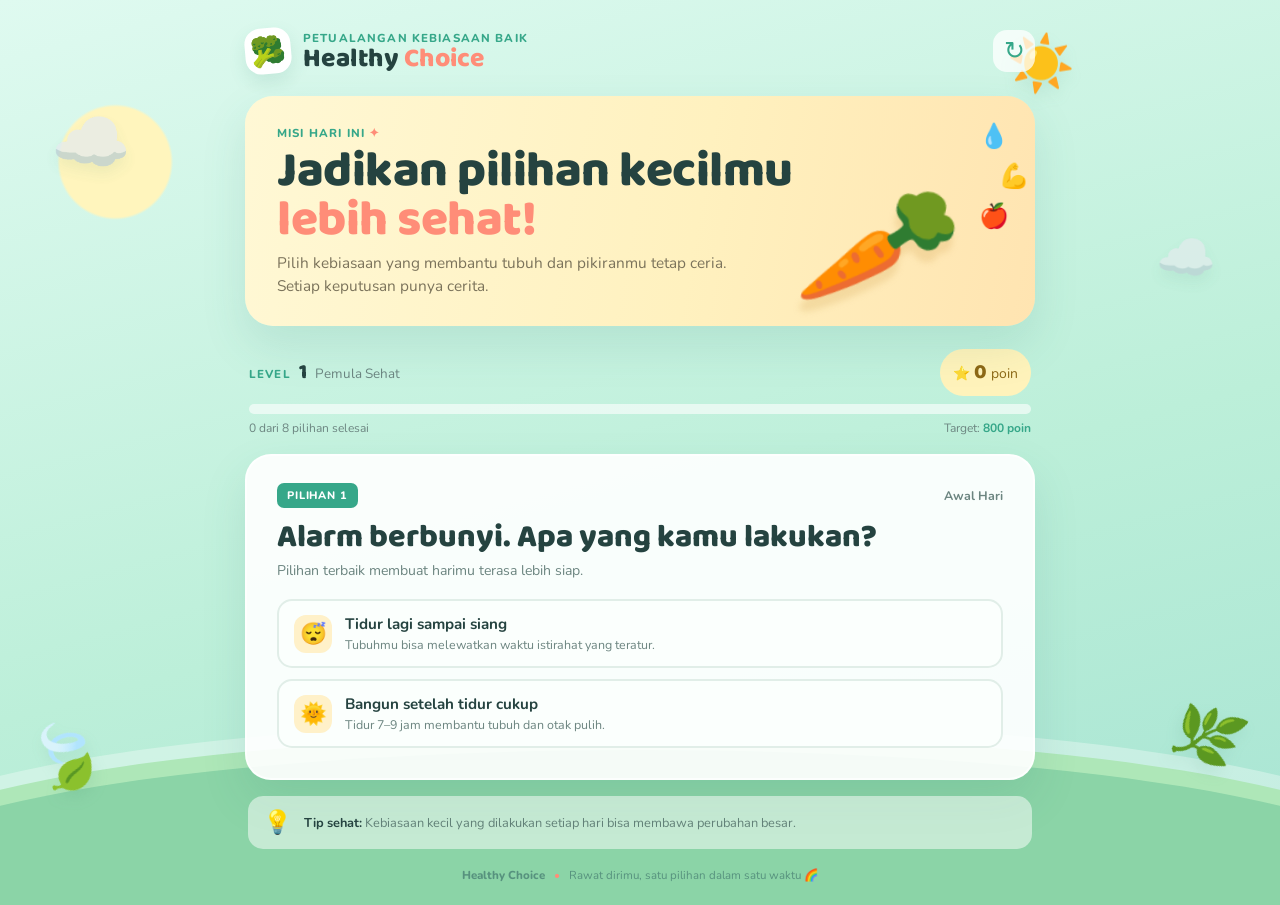
<file: index.html>
<!DOCTYPE html>
<html lang="id">
  <head>
    <meta charset="UTF-8" />
    <meta name="viewport" content="width=device-width, initial-scale=1.0" />
    <title>Healthy Choice | Petualangan Kebiasaan Sehat</title>
    <link rel="preconnect" href="https://fonts.googleapis.com" />
    <link rel="preconnect" href="https://fonts.gstatic.com" crossorigin />
    <link href="https://fonts.googleapis.com/css2?family=Baloo+2:wght@500;600;700;800&family=Nunito:wght@500;600;700;800&display=swap" rel="stylesheet" />
    <link rel="stylesheet" href="style.css" />
  </head>
  <body>
    <div class="sky-decor cloud-one">☁️</div>
    <div class="sky-decor cloud-two">☁️</div>
    <div class="sky-decor sun">☀️</div>
    <div class="leaf leaf-one">🍃</div>
    <div class="leaf leaf-two">🌿</div>

    <main class="app-shell">
      <header class="topbar">
        <div class="brand-lockup">
          <div class="brand-icon">🥦</div>
          <div>
            <p class="eyebrow">Petualangan kebiasaan baik</p>
            <h1>Healthy <span>Choice</span></h1>
          </div>
        </div>
        <button id="restartBtn" class="icon-btn" type="button" title="Mulai ulang permainan" aria-label="Mulai ulang permainan">↻</button>
      </header>

      <section class="hero-panel">
        <div class="hero-copy">
          <p class="kicker">Misi hari ini <span>✦</span></p>
          <h2>Jadikan pilihan kecilmu<br /><em>lebih sehat!</em></h2>
          <p class="hero-description">Pilih kebiasaan yang membantu tubuh dan pikiranmu tetap ceria. Setiap keputusan punya cerita.</p>
        </div>
        <div class="mascot" aria-label="Maskot wortel tersenyum" role="img">🥕</div>
        <div class="hero-stickers" aria-hidden="true"><span>💧</span><span>💪</span><span>🍎</span></div>
      </section>

      <section class="progress-area" aria-label="Kemajuan permainan">
        <div class="progress-heading">
          <div><span class="label">LEVEL</span><strong id="levelValue">1</strong><span id="levelName">Pemula Sehat</span></div>
          <div class="score-pill">⭐ <strong id="scoreValue">0</strong> poin</div>
        </div>
        <div class="progress-track"><div id="progressBar" class="progress-bar"></div></div>
        <div class="progress-caption"><span id="progressText">0 dari 8 pilihan selesai</span><span>Target: <strong>800 poin</strong></span></div>
      </section>

      <section class="game-card" aria-live="polite">
        <div class="round-row"><span class="round-badge" id="roundBadge">PILIHAN 1</span><span class="category-label" id="categoryLabel">Awal Hari</span></div>
        <h3 id="questionText">Alarm berbunyi. Apa yang kamu lakukan?</h3>
        <p id="questionHint" class="question-hint">Pilihan terbaik membuat harimu terasa lebih siap.</p>
        <div id="choiceList" class="choice-list"></div>
        <div id="feedback" class="feedback" hidden></div>
        <button id="nextBtn" class="next-btn" type="button" hidden>Lanjutkan <span>→</span></button>
      </section>

      <section class="tip-strip"><span class="tip-icon">💡</span><p><strong>Tip sehat:</strong> Kebiasaan kecil yang dilakukan setiap hari bisa membawa perubahan besar.</p></section>

      <footer><span>Healthy Choice</span><span class="dot">•</span><span>Rawat dirimu, satu pilihan dalam satu waktu 🌈</span></footer>
    </main>

    <div id="resultModal" class="modal-backdrop" hidden>
      <section class="result-modal" role="dialog" aria-modal="true" aria-labelledby="resultTitle">
        <div class="trophy">🏆</div>
        <p class="kicker">Perjalanan selesai!</p>
        <h2 id="resultTitle">Kamu keren sekali!</h2>
        <p id="resultMessage"></p>
        <div class="final-score"><span>Skor akhir</span><strong id="finalScore">0</strong><small>poin sehat</small></div>
        <button id="playAgainBtn" class="next-btn" type="button">Main lagi <span>↻</span></button>
      </section>
    </div>

    <script src="script.js"></script>
  </body>
</html>
</file>
<file: style.css>
:root {
  --ink: #254340;
  --muted: #6c8580;
  --mint: #8edfc7;
  --mint-dark: #36a789;
  --yellow: #ffd875;
  --coral: #ff8d78;
  --paper: rgba(255, 255, 255, 0.91);
  --shadow: 0 20px 45px rgba(49, 124, 105, 0.13);
}

* { box-sizing: border-box; }
body { margin: 0; min-height: 100vh; color: var(--ink); font-family: "Nunito", sans-serif; background: #d9f6e9; overflow-x: hidden; }
body::before { content: ""; position: fixed; inset: 0; z-index: -3; background: radial-gradient(circle at 9% 18%, #fff5bd 0 4%, transparent 4.2%), linear-gradient(165deg, #dffaf0 0%, #bcefd9 58%, #a7e4d3 100%); }
body::after { content: ""; position: fixed; z-index: -2; left: -10%; right: -10%; bottom: -100px; height: 250px; border-radius: 50% 50% 0 0; background: #8bd4a7; box-shadow: 0 -16px 0 #aee7b8, 0 -30px 0 rgba(255,255,255,.33); }
button { font: inherit; }
.sky-decor, .leaf { position: fixed; z-index: -1; user-select: none; pointer-events: none; filter: drop-shadow(0 8px 7px rgba(71, 144, 118, .12)); }
.cloud-one { top: 11%; left: 4%; font-size: 4rem; opacity: .75; animation: float 5s ease-in-out infinite; }
.cloud-two { top: 25%; right: 5%; font-size: 3rem; opacity: .67; animation: float 6s 1s ease-in-out infinite; }
.sun { top: 3%; right: 16%; font-size: 3.4rem; animation: bob 4s ease-in-out infinite; }
.leaf-one { left: 2%; bottom: 11%; font-size: 4rem; transform: rotate(-22deg); }
.leaf-two { right: 3%; bottom: 14%; font-size: 3.5rem; transform: rotate(28deg); }
.app-shell { width: min(100% - 32px, 790px); margin: 0 auto; padding: 28px 0 22px; }
.topbar, .brand-lockup, .progress-heading, .progress-caption, .round-row, footer { display: flex; align-items: center; }
.topbar { justify-content: space-between; margin-bottom: 22px; }
.brand-lockup { gap: 12px; }
.brand-icon { display: grid; place-items: center; width: 46px; height: 46px; font-size: 1.8rem; background: #fff; border-radius: 16px; box-shadow: 0 8px 18px rgba(53, 135, 112, .13); transform: rotate(-5deg); }
.eyebrow, .kicker, .label { margin: 0; color: var(--mint-dark); font-size: .72rem; font-weight: 800; letter-spacing: .1em; text-transform: uppercase; }
h1 { margin: 0; font: 800 1.65rem/1 "Baloo 2", sans-serif; letter-spacing: .01em; } h1 span { color: var(--coral); }
.icon-btn { border: 0; width: 42px; height: 42px; border-radius: 14px; color: var(--mint-dark); background: rgba(255,255,255,.74); font-size: 1.55rem; cursor: pointer; transition: transform .2s, background .2s; } .icon-btn:hover { transform: rotate(-25deg); background: #fff; }
.hero-panel { position: relative; min-height: 204px; overflow: hidden; padding: 29px 32px; border-radius: 28px; background: linear-gradient(100deg, #fff8d5, #fff1bf 57%, #ffe4b1); box-shadow: var(--shadow); }
.hero-copy { position: relative; z-index: 1; max-width: 520px; } .kicker span { color: var(--coral); } .hero-panel h2 { margin: 7px 0 6px; font: 800 clamp(2rem, 5vw, 3.1rem)/.98 "Baloo 2", sans-serif; letter-spacing: -.01em; } .hero-panel h2 em { color: var(--coral); font-style: normal; } .hero-description { max-width: 450px; margin: 0; color: #7b735b; font-size: .96rem; line-height: 1.5; }
.mascot { position: absolute; right: 75px; bottom: -10px; font-size: 8rem; transform: rotate(8deg); filter: drop-shadow(0 12px 3px rgba(198, 143, 54, .2)); animation: bob 4s ease-in-out infinite; } .hero-stickers { position: absolute; right: 26px; top: 24px; display: grid; gap: 8px; font-size: 1.5rem; } .hero-stickers span:nth-child(2) { transform: translateX(20px); }
.progress-area { margin: 23px 4px 18px; } .progress-heading { justify-content: space-between; gap: 12px; } .progress-heading > div:first-child { display: flex; align-items: baseline; gap: 8px; } .progress-heading strong { font: 800 1.3rem "Baloo 2", sans-serif; } .progress-heading strong + span { color: var(--muted); font-size: .84rem; } .score-pill { padding: 7px 13px; border-radius: 999px; color: #8d6815; background: #fff3bb; font-size: .87rem; } .progress-track { height: 10px; margin: 8px 0 6px; overflow: hidden; border-radius: 10px; background: rgba(255,255,255,.6); } .progress-bar { width: 0; height: 100%; border-radius: inherit; background: linear-gradient(90deg, var(--mint-dark), #66c9a0); transition: width .5s ease; } .progress-caption { justify-content: space-between; color: var(--muted); font-size: .75rem; } .progress-caption strong { color: var(--mint-dark); }
.game-card { padding: 27px 30px 30px; border: 2px solid rgba(255,255,255,.77); border-radius: 26px; background: var(--paper); box-shadow: var(--shadow); } .round-row { justify-content: space-between; margin-bottom: 12px; } .round-badge { padding: 5px 10px; border-radius: 7px; color: #fff; background: var(--mint-dark); font-size: .68rem; font-weight: 800; letter-spacing: .08em; } .category-label { color: var(--muted); font-size: .78rem; font-weight: 700; } .game-card h3 { margin: 0; font: 800 clamp(1.5rem, 3.5vw, 2rem)/1.12 "Baloo 2", sans-serif; } .question-hint { margin: 5px 0 19px; color: var(--muted); font-size: .88rem; }
.choice-list { display: grid; gap: 11px; } .choice-btn { display: flex; align-items: center; gap: 13px; width: 100%; padding: 13px 15px; color: var(--ink); text-align: left; border: 2px solid #e1eee8; border-radius: 15px; background: #fbfffd; cursor: pointer; transition: transform .18s, border-color .18s, background .18s, box-shadow .18s; } .choice-btn:hover { border-color: var(--mint); background: #f1fcf8; transform: translateX(4px); box-shadow: 0 5px 12px rgba(48, 161, 126, .1); } .choice-icon { display: grid; flex: 0 0 38px; place-items: center; width: 38px; height: 38px; border-radius: 12px; background: #fff1c9; font-size: 1.35rem; } .choice-copy strong { display: block; font-size: .95rem; } .choice-copy span { display: block; margin-top: 2px; color: var(--muted); font-size: .78rem; }
.choice-btn.is-good { border-color: #60c9a4; background: #e9faf2; } .choice-btn.is-bad { border-color: #ff9d8a; background: #fff0ec; } .choice-btn:disabled { cursor: default; transform: none; } .choice-btn.is-good::after, .choice-btn.is-bad::after { margin-left: auto; font-size: 1.2rem; } .choice-btn.is-good::after { content: "✓"; color: var(--mint-dark); } .choice-btn.is-bad::after { content: "•"; color: var(--coral); }
.feedback { margin-top: 16px; padding: 13px 15px; border-radius: 14px; background: #eaf8f2; color: #307e65; font-size: .88rem; line-height: 1.45; animation: reveal .35s ease; } .feedback strong { color: #238b67; } .feedback.warning { background: #fff1ed; color: #9b6356; } .feedback.warning strong { color: #e26957; } .next-btn { display: flex; align-items: center; justify-content: center; gap: 14px; width: 100%; margin-top: 17px; padding: 13px 18px; border: 0; border-radius: 14px; color: #fff; background: var(--mint-dark); box-shadow: 0 8px 16px rgba(54, 167, 137, .2); font-weight: 800; cursor: pointer; transition: transform .2s, background .2s; } .next-btn:hover { background: #278e72; transform: translateY(-2px); } .next-btn span { font-size: 1.25rem; }
.tip-strip { display: flex; align-items: center; gap: 12px; margin: 16px 3px 18px; padding: 11px 15px; border-radius: 15px; background: rgba(255,255,255,.5); } .tip-icon { font-size: 1.45rem; } .tip-strip p { margin: 0; color: #628178; font-size: .8rem; } .tip-strip strong { color: var(--ink); } footer { justify-content: center; gap: 9px; color: #57927e; font-size: .72rem; } footer span:first-child { font-weight: 800; } .dot { color: var(--coral); }
.modal-backdrop { position: fixed; inset: 0; z-index: 5; display: grid; place-items: center; padding: 20px; background: rgba(35, 88, 72, .32); backdrop-filter: blur(5px); } .result-modal { width: min(100%, 390px); padding: 31px 28px 28px; border-radius: 26px; background: #fffdf3; text-align: center; box-shadow: 0 24px 60px rgba(38, 97, 78, .28); animation: reveal .4s ease; } .trophy { font-size: 4rem; } .result-modal h2 { margin: 2px 0 6px; font: 800 2.1rem "Baloo 2", sans-serif; } .result-modal > p:not(.kicker) { margin: 0 auto 18px; color: var(--muted); line-height: 1.5; } .final-score { display: grid; gap: 0; margin: 0 auto 19px; padding: 12px; border-radius: 15px; background: #fff2b9; } .final-score span, .final-score small { color: #937a31; font-size: .75rem; } .final-score strong { color: #db8f28; font: 800 2.5rem "Baloo 2", sans-serif; } [hidden] { display: none !important; }
@keyframes float { 50% { transform: translateY(-9px); } } @keyframes bob { 50% { transform: translateY(-8px) rotate(8deg); } } @keyframes reveal { from { opacity: 0; transform: translateY(8px); } to { opacity: 1; transform: translateY(0); } }
@media (max-width: 600px) { .app-shell { width: min(100% - 22px, 790px); padding-top: 18px; } .hero-panel { min-height: 230px; padding: 24px 21px; } .mascot { right: 37px; bottom: -7px; font-size: 6.7rem; opacity: .95; } .hero-stickers { right: 14px; top: 19px; } .hero-description { max-width: 285px; } .game-card { padding: 23px 18px 21px; } .cloud-one { left: -9%; } .leaf-two { right: -5%; } }
</file>
<file: healthy-choice/style.css>
:root {
  --ink: #254340;
  --muted: #6c8580;
  --mint: #8edfc7;
  --mint-dark: #36a789;
  --yellow: #ffd875;
  --coral: #ff8d78;
  --paper: rgba(255, 255, 255, 0.91);
  --shadow: 0 20px 45px rgba(49, 124, 105, 0.13);
}

* { box-sizing: border-box; }
body { margin: 0; min-height: 100vh; color: var(--ink); font-family: "Nunito", sans-serif; background: #d9f6e9; overflow-x: hidden; }
body::before { content: ""; position: fixed; inset: 0; z-index: -3; background: radial-gradient(circle at 9% 18%, #fff5bd 0 4%, transparent 4.2%), linear-gradient(165deg, #dffaf0 0%, #bcefd9 58%, #a7e4d3 100%); }
body::after { content: ""; position: fixed; z-index: -2; left: -10%; right: -10%; bottom: -100px; height: 250px; border-radius: 50% 50% 0 0; background: #8bd4a7; box-shadow: 0 -16px 0 #aee7b8, 0 -30px 0 rgba(255,255,255,.33); }
button { font: inherit; }
.sky-decor, .leaf { position: fixed; z-index: -1; user-select: none; pointer-events: none; filter: drop-shadow(0 8px 7px rgba(71, 144, 118, .12)); }
.cloud-one { top: 11%; left: 4%; font-size: 4rem; opacity: .75; animation: float 5s ease-in-out infinite; }
.cloud-two { top: 25%; right: 5%; font-size: 3rem; opacity: .67; animation: float 6s 1s ease-in-out infinite; }
.sun { top: 3%; right: 16%; font-size: 3.4rem; animation: bob 4s ease-in-out infinite; }
.leaf-one { left: 2%; bottom: 11%; font-size: 4rem; transform: rotate(-22deg); }
.leaf-two { right: 3%; bottom: 14%; font-size: 3.5rem; transform: rotate(28deg); }
.app-shell { width: min(100% - 32px, 790px); margin: 0 auto; padding: 28px 0 22px; }
.topbar, .brand-lockup, .progress-heading, .progress-caption, .round-row, footer { display: flex; align-items: center; }
.topbar { justify-content: space-between; margin-bottom: 22px; }
.brand-lockup { gap: 12px; }
.brand-icon { display: grid; place-items: center; width: 46px; height: 46px; font-size: 1.8rem; background: #fff; border-radius: 16px; box-shadow: 0 8px 18px rgba(53, 135, 112, .13); transform: rotate(-5deg); }
.eyebrow, .kicker, .label { margin: 0; color: var(--mint-dark); font-size: .72rem; font-weight: 800; letter-spacing: .1em; text-transform: uppercase; }
h1 { margin: 0; font: 800 1.65rem/1 "Baloo 2", sans-serif; letter-spacing: .01em; } h1 span { color: var(--coral); }
.icon-btn { border: 0; width: 42px; height: 42px; border-radius: 14px; color: var(--mint-dark); background: rgba(255,255,255,.74); font-size: 1.55rem; cursor: pointer; transition: transform .2s, background .2s; } .icon-btn:hover { transform: rotate(-25deg); background: #fff; }
.hero-panel { position: relative; min-height: 204px; overflow: hidden; padding: 29px 32px; border-radius: 28px; background: linear-gradient(100deg, #fff8d5, #fff1bf 57%, #ffe4b1); box-shadow: var(--shadow); }
.hero-copy { position: relative; z-index: 1; max-width: 520px; } .kicker span { color: var(--coral); } .hero-panel h2 { margin: 7px 0 6px; font: 800 clamp(2rem, 5vw, 3.1rem)/.98 "Baloo 2", sans-serif; letter-spacing: -.01em; } .hero-panel h2 em { color: var(--coral); font-style: normal; } .hero-description { max-width: 450px; margin: 0; color: #7b735b; font-size: .96rem; line-height: 1.5; }
.mascot { position: absolute; right: 75px; bottom: -10px; font-size: 8rem; transform: rotate(8deg); filter: drop-shadow(0 12px 3px rgba(198, 143, 54, .2)); animation: bob 4s ease-in-out infinite; } .hero-stickers { position: absolute; right: 26px; top: 24px; display: grid; gap: 8px; font-size: 1.5rem; } .hero-stickers span:nth-child(2) { transform: translateX(20px); }
.progress-area { margin: 23px 4px 18px; } .progress-heading { justify-content: space-between; gap: 12px; } .progress-heading > div:first-child { display: flex; align-items: baseline; gap: 8px; } .progress-heading strong { font: 800 1.3rem "Baloo 2", sans-serif; } .progress-heading strong + span { color: var(--muted); font-size: .84rem; } .score-pill { padding: 7px 13px; border-radius: 999px; color: #8d6815; background: #fff3bb; font-size: .87rem; } .progress-track { height: 10px; margin: 8px 0 6px; overflow: hidden; border-radius: 10px; background: rgba(255,255,255,.6); } .progress-bar { width: 0; height: 100%; border-radius: inherit; background: linear-gradient(90deg, var(--mint-dark), #66c9a0); transition: width .5s ease; } .progress-caption { justify-content: space-between; color: var(--muted); font-size: .75rem; } .progress-caption strong { color: var(--mint-dark); }
.game-card { padding: 27px 30px 30px; border: 2px solid rgba(255,255,255,.77); border-radius: 26px; background: var(--paper); box-shadow: var(--shadow); } .round-row { justify-content: space-between; margin-bottom: 12px; } .round-badge { padding: 5px 10px; border-radius: 7px; color: #fff; background: var(--mint-dark); font-size: .68rem; font-weight: 800; letter-spacing: .08em; } .category-label { color: var(--muted); font-size: .78rem; font-weight: 700; } .game-card h3 { margin: 0; font: 800 clamp(1.5rem, 3.5vw, 2rem)/1.12 "Baloo 2", sans-serif; } .question-hint { margin: 5px 0 19px; color: var(--muted); font-size: .88rem; }
.choice-list { display: grid; gap: 11px; } .choice-btn { display: flex; align-items: center; gap: 13px; width: 100%; padding: 13px 15px; color: var(--ink); text-align: left; border: 2px solid #e1eee8; border-radius: 15px; background: #fbfffd; cursor: pointer; transition: transform .18s, border-color .18s, background .18s, box-shadow .18s; } .choice-btn:hover { border-color: var(--mint); background: #f1fcf8; transform: translateX(4px); box-shadow: 0 5px 12px rgba(48, 161, 126, .1); } .choice-icon { display: grid; flex: 0 0 38px; place-items: center; width: 38px; height: 38px; border-radius: 12px; background: #fff1c9; font-size: 1.35rem; } .choice-copy strong { display: block; font-size: .95rem; } .choice-copy span { display: block; margin-top: 2px; color: var(--muted); font-size: .78rem; }
.choice-btn.is-good { border-color: #60c9a4; background: #e9faf2; } .choice-btn.is-bad { border-color: #ff9d8a; background: #fff0ec; } .choice-btn:disabled { cursor: default; transform: none; } .choice-btn.is-good::after, .choice-btn.is-bad::after { margin-left: auto; font-size: 1.2rem; } .choice-btn.is-good::after { content: "✓"; color: var(--mint-dark); } .choice-btn.is-bad::after { content: "•"; color: var(--coral); }
.feedback { margin-top: 16px; padding: 13px 15px; border-radius: 14px; background: #eaf8f2; color: #307e65; font-size: .88rem; line-height: 1.45; animation: reveal .35s ease; } .feedback strong { color: #238b67; } .feedback.warning { background: #fff1ed; color: #9b6356; } .feedback.warning strong { color: #e26957; } .next-btn { display: flex; align-items: center; justify-content: center; gap: 14px; width: 100%; margin-top: 17px; padding: 13px 18px; border: 0; border-radius: 14px; color: #fff; background: var(--mint-dark); box-shadow: 0 8px 16px rgba(54, 167, 137, .2); font-weight: 800; cursor: pointer; transition: transform .2s, background .2s; } .next-btn:hover { background: #278e72; transform: translateY(-2px); } .next-btn span { font-size: 1.25rem; }
.tip-strip { display: flex; align-items: center; gap: 12px; margin: 16px 3px 18px; padding: 11px 15px; border-radius: 15px; background: rgba(255,255,255,.5); } .tip-icon { font-size: 1.45rem; } .tip-strip p { margin: 0; color: #628178; font-size: .8rem; } .tip-strip strong { color: var(--ink); } footer { justify-content: center; gap: 9px; color: #57927e; font-size: .72rem; } footer span:first-child { font-weight: 800; } .dot { color: var(--coral); }
.modal-backdrop { position: fixed; inset: 0; z-index: 5; display: grid; place-items: center; padding: 20px; background: rgba(35, 88, 72, .32); backdrop-filter: blur(5px); } .result-modal { width: min(100%, 390px); padding: 31px 28px 28px; border-radius: 26px; background: #fffdf3; text-align: center; box-shadow: 0 24px 60px rgba(38, 97, 78, .28); animation: reveal .4s ease; } .trophy { font-size: 4rem; } .result-modal h2 { margin: 2px 0 6px; font: 800 2.1rem "Baloo 2", sans-serif; } .result-modal > p:not(.kicker) { margin: 0 auto 18px; color: var(--muted); line-height: 1.5; } .final-score { display: grid; gap: 0; margin: 0 auto 19px; padding: 12px; border-radius: 15px; background: #fff2b9; } .final-score span, .final-score small { color: #937a31; font-size: .75rem; } .final-score strong { color: #db8f28; font: 800 2.5rem "Baloo 2", sans-serif; } [hidden] { display: none !important; }
@keyframes float { 50% { transform: translateY(-9px); } } @keyframes bob { 50% { transform: translateY(-8px) rotate(8deg); } } @keyframes reveal { from { opacity: 0; transform: translateY(8px); } to { opacity: 1; transform: translateY(0); } }
@media (max-width: 600px) { .app-shell { width: min(100% - 22px, 790px); padding-top: 18px; } .hero-panel { min-height: 230px; padding: 24px 21px; } .mascot { right: 37px; bottom: -7px; font-size: 6.7rem; opacity: .95; } .hero-stickers { right: 14px; top: 19px; } .hero-description { max-width: 285px; } .game-card { padding: 23px 18px 21px; } .cloud-one { left: -9%; } .leaf-two { right: -5%; } }
</file>
